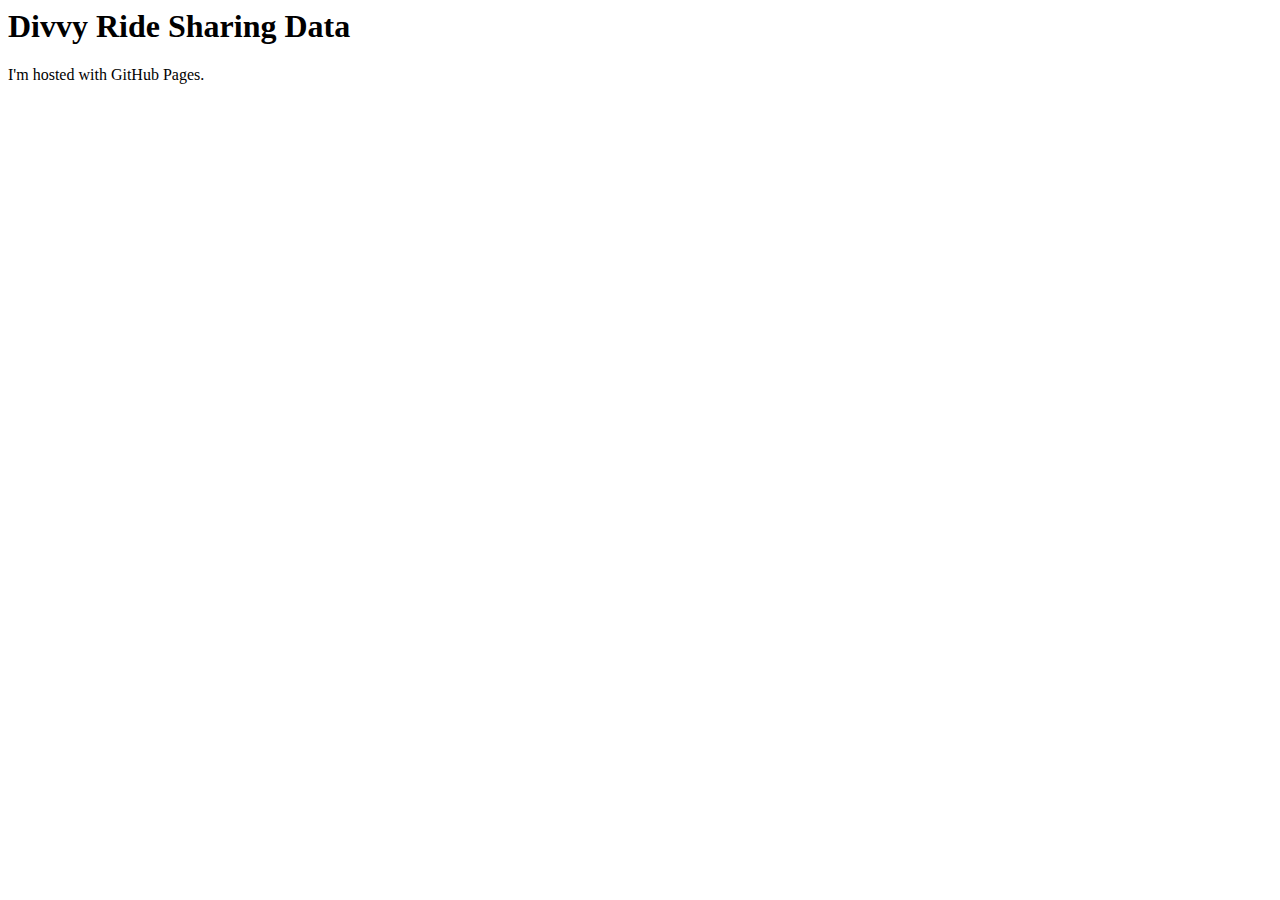
<file: index.html>
<html>
<body>
<h1>Divvy Ride Sharing Data</h1>
<p>I'm hosted with GitHub Pages.</p>
<meta http-equiv='cache-control' content='no-cache'> 
<meta http-equiv='expires' content='0'> 
<meta http-equiv='pragma' content='no-cache'>
</body>
</html>
</file>
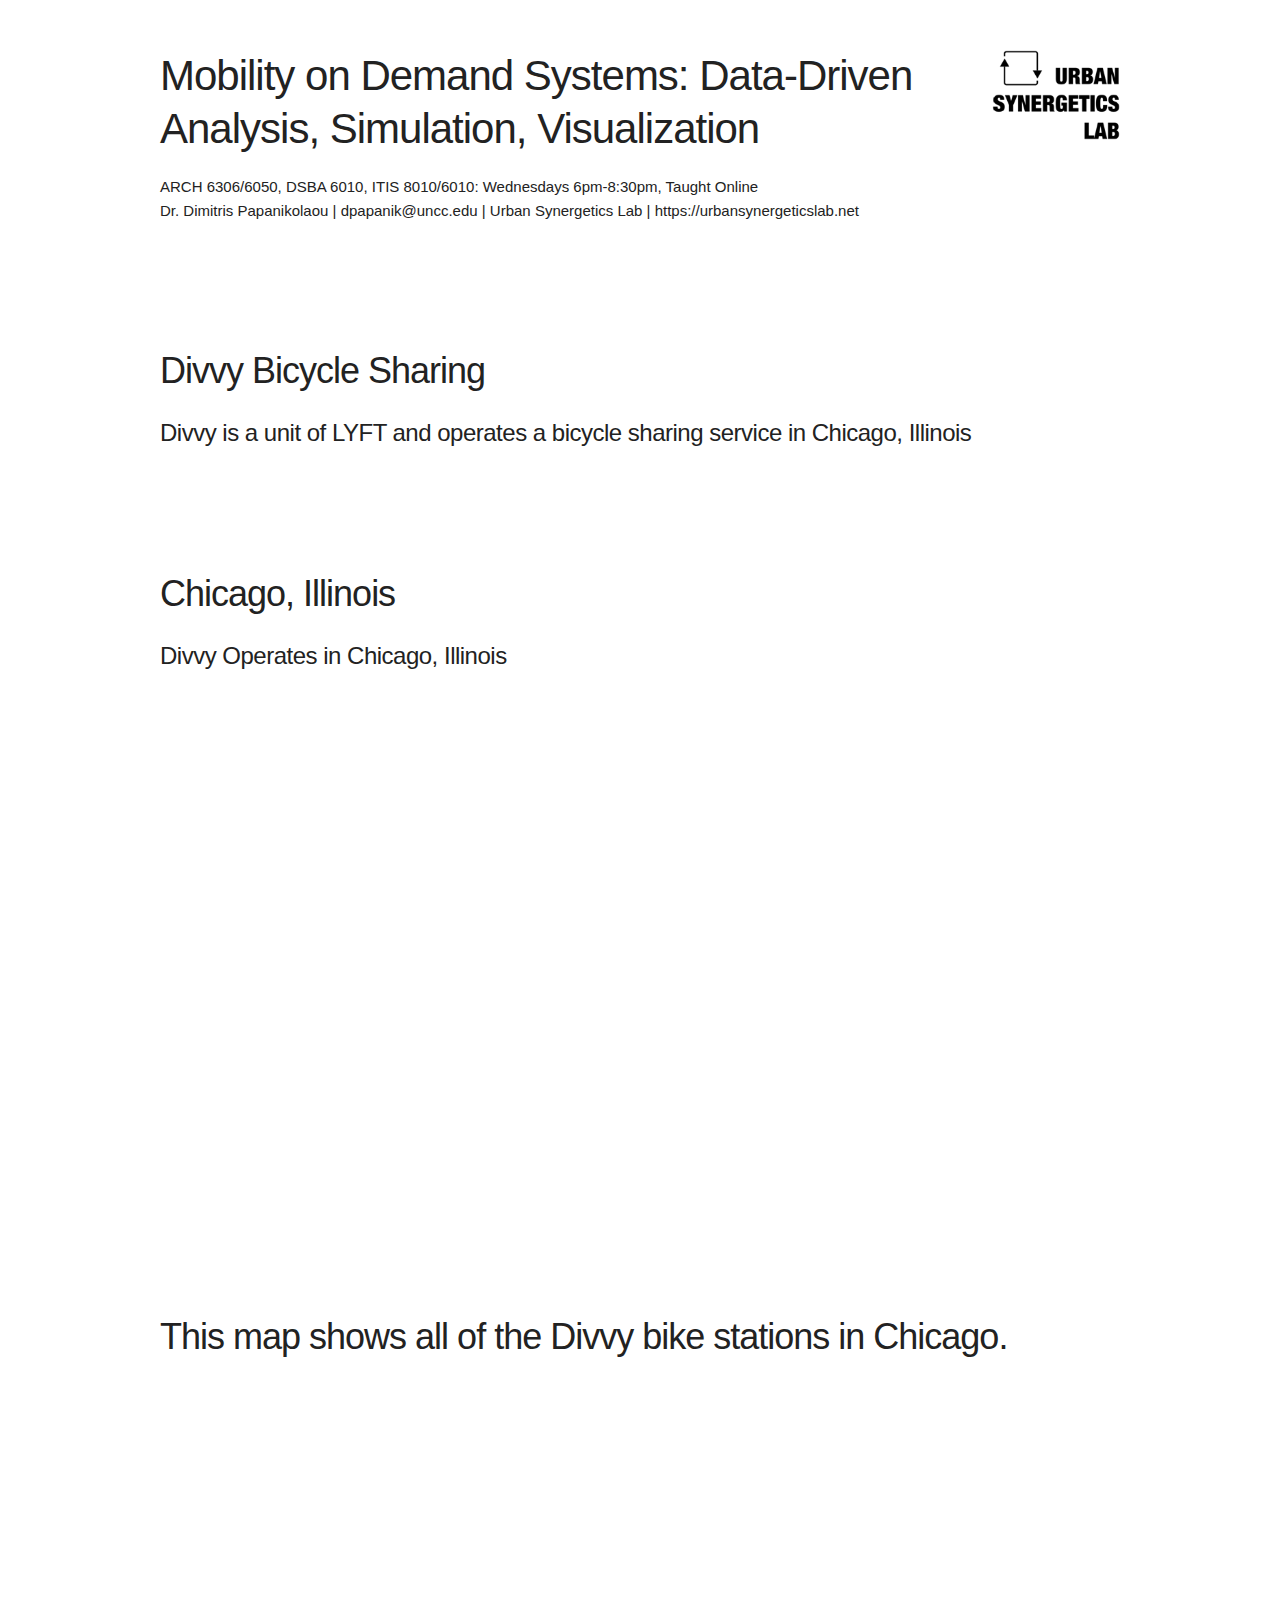
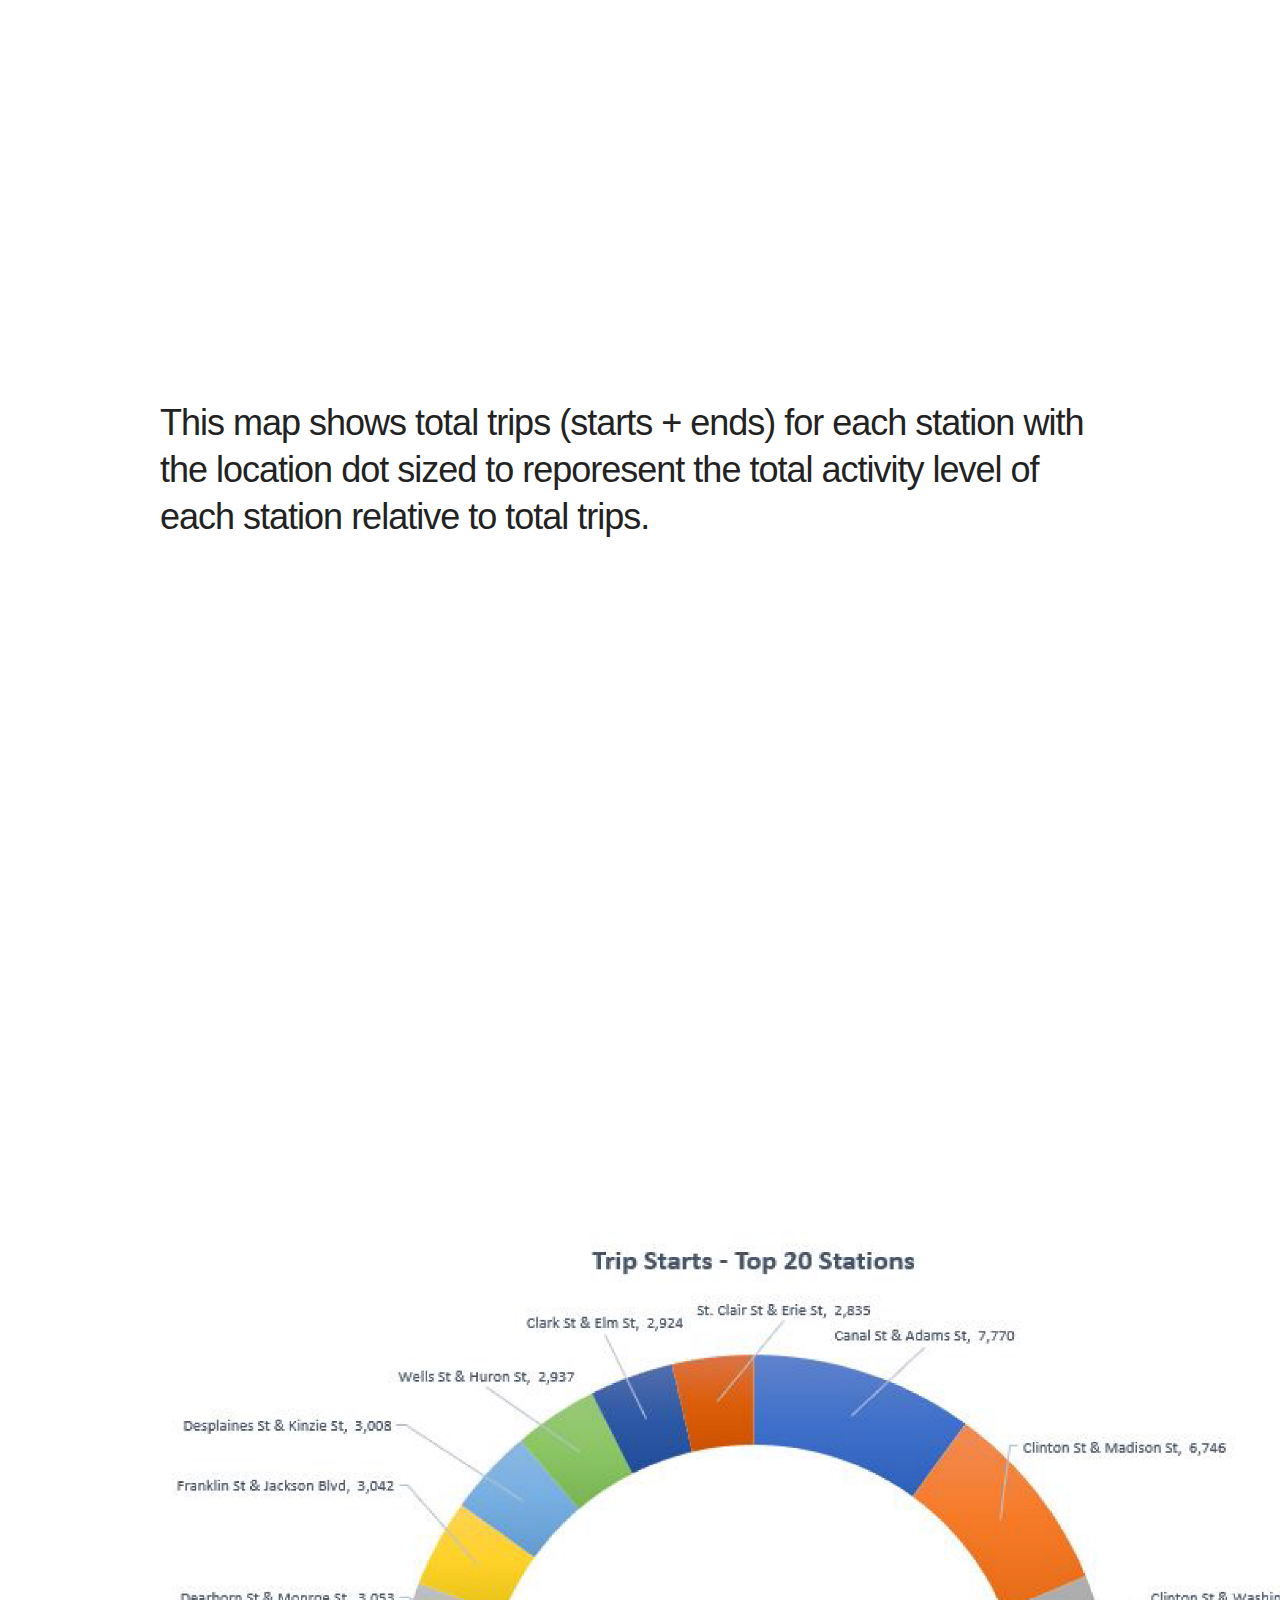
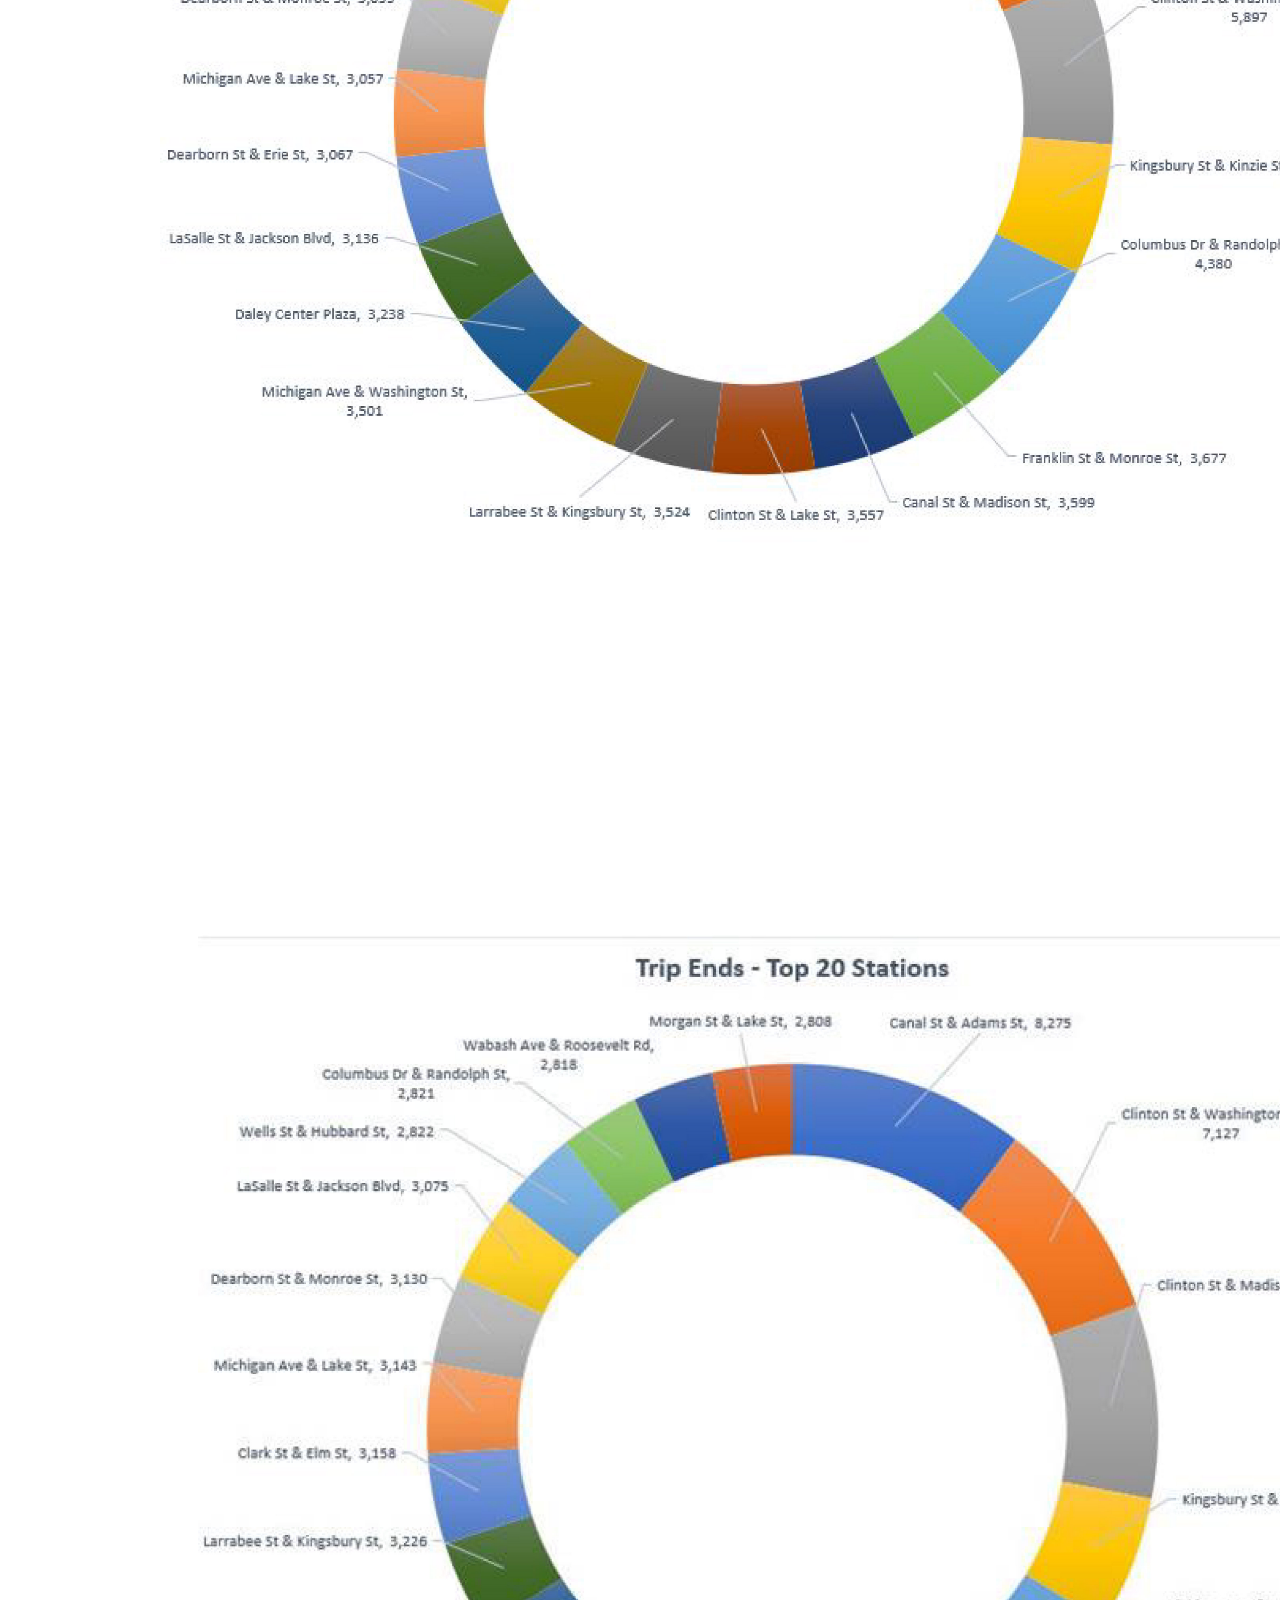
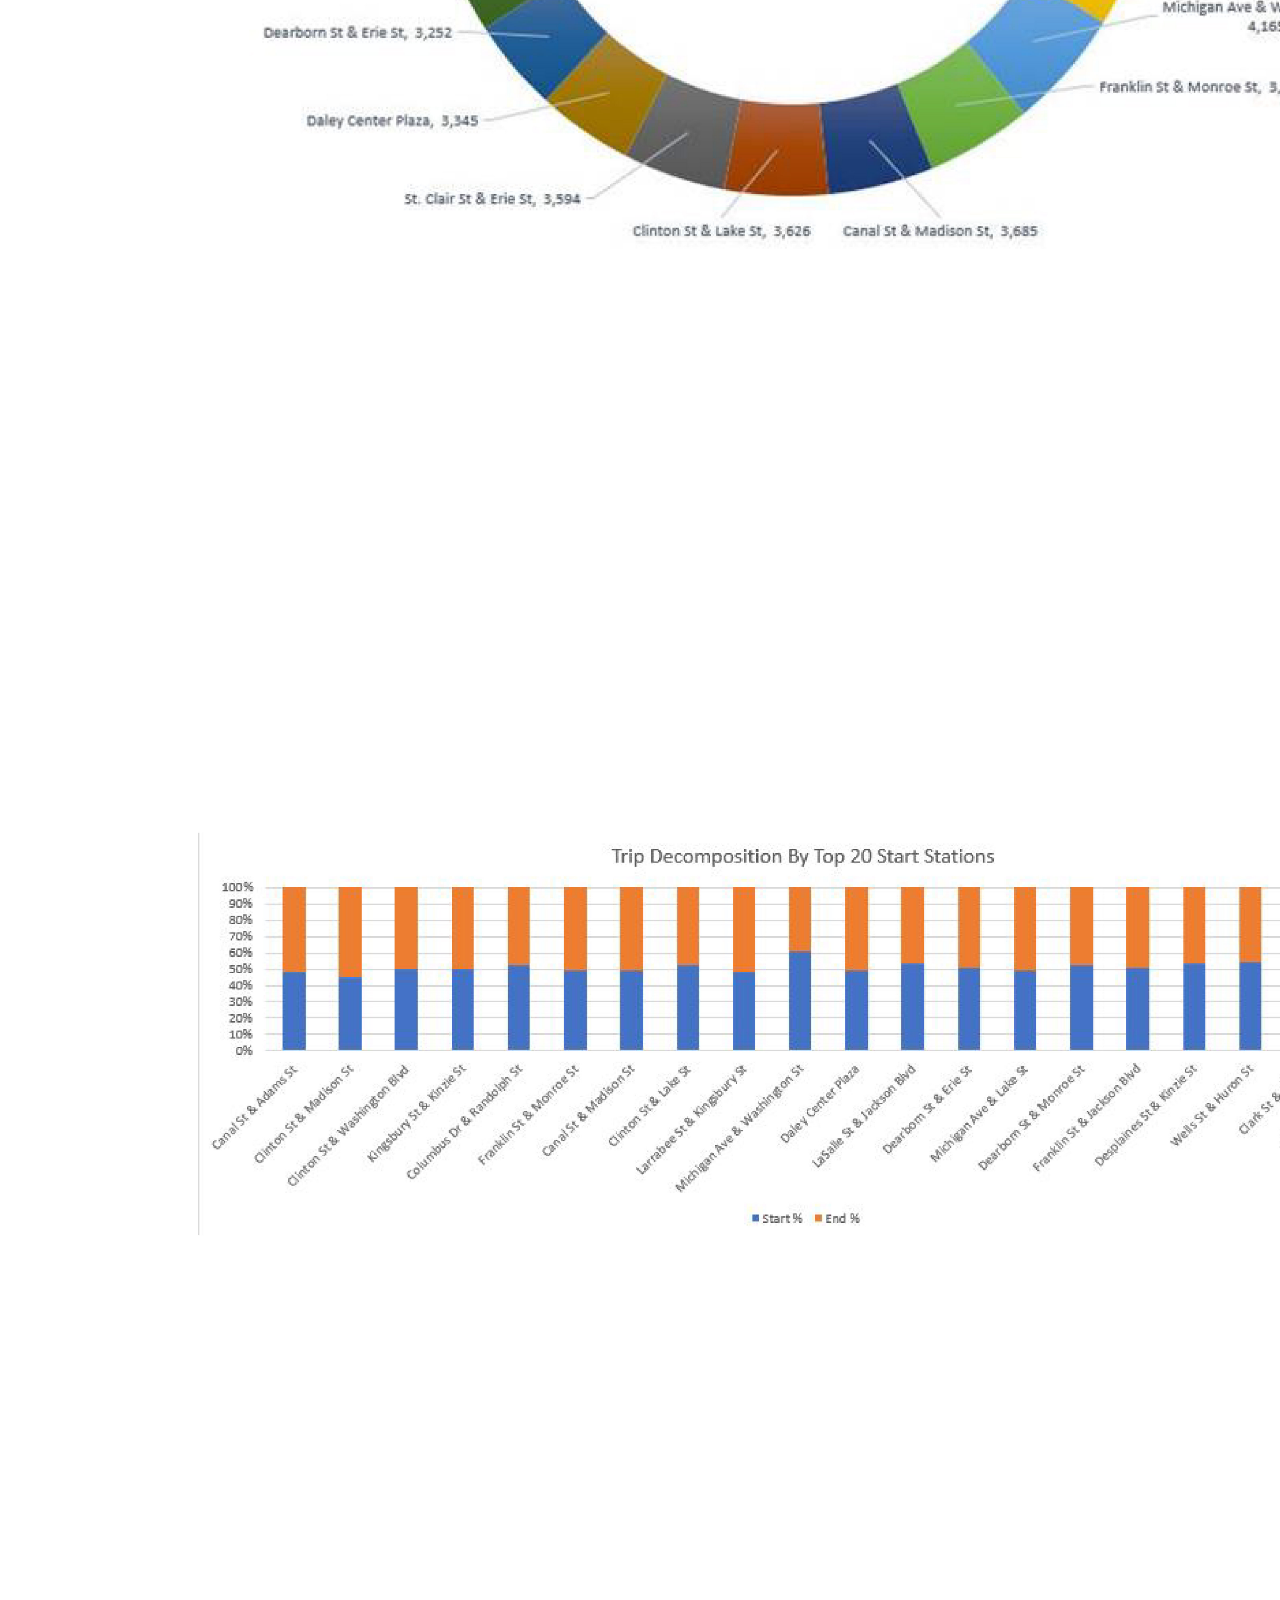
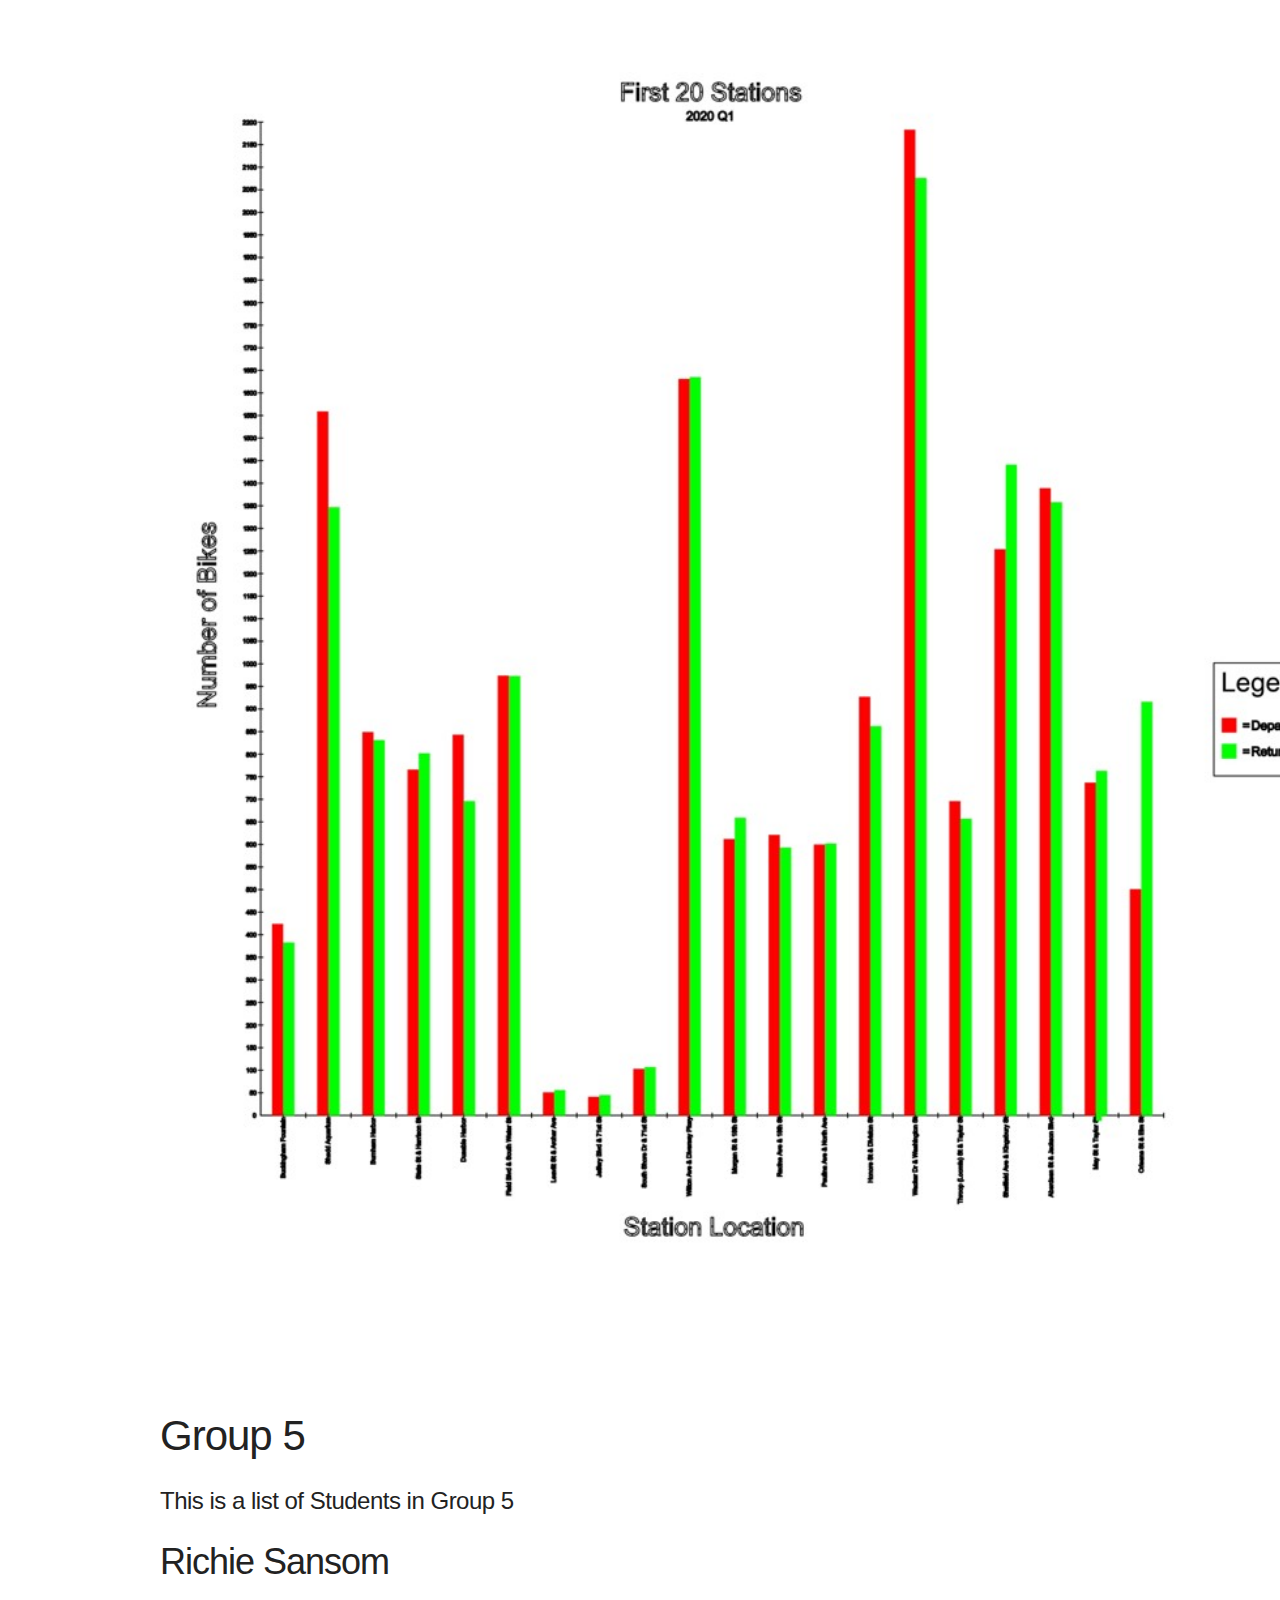
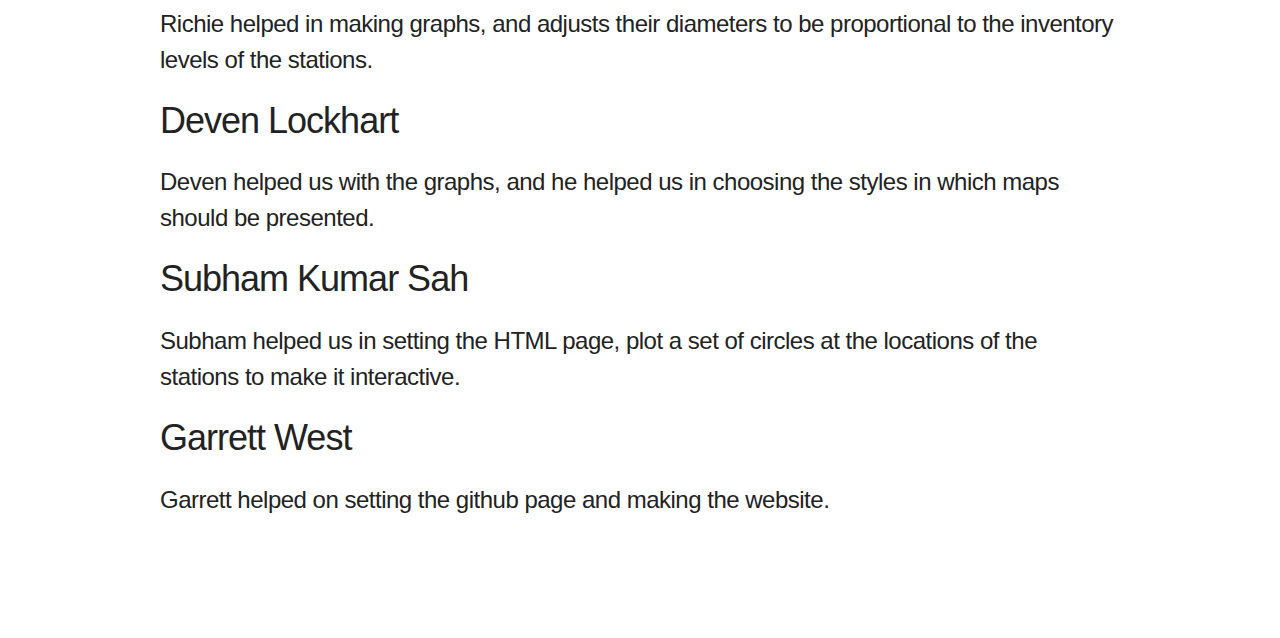
<file: Divy Bike Sharing System_R1_v2.html>
<!DOCTYPE html>
<html lang="en">
<head>

  <!-- Basic Page Needs–– -->
  <meta charset="utf-8">
  <title>Divy Bike Sharing System</title>
  <meta name="description" content="">
  <meta name="author" content="">

  <!-- Mobile Specific Metas -->
  <meta name="viewport" content="width=device-width, initial-scale=1">


  <!-- CSS -->
  <link rel="stylesheet" href="css/normalize.css">
  <link rel="stylesheet" href="css/skeleton.css">
  <link rel="stylesheet" href="css/customize.css">
  <script src='https://api.mapbox.com/mapbox-gl-js/v2.1.1/mapbox-gl.js'></script>
  <link href='https://api.mapbox.com/mapbox-gl-js/v2.1.1/mapbox-gl.css' rel='stylesheet' />
	<style>
  #map_1,#map_2,#map_3 {
    height: 500px;
  }
  </style>

</head>
<body>

<div class="container one-bottom" style="margin-top: 50px">
    <div class="ten columns">
      <h2>Mobility on Demand Systems: Data-Driven Analysis, Simulation, Visualization</h2>
      <p>
        ARCH 6306/6050, DSBA 6010, ITIS 8010/6010: Wednesdays 6pm-8:30pm, Taught Online
        <br>
        Dr. Dimitris Papanikolaou | dpapanik@uncc.edu | Urban Synergetics Lab | https://urbansynergeticslab.net
      </p>
    </div>
    <div class="two columns">
      <a href="https://urbansynergeticslab.net/"><img class="scale-with-grid" src="img/LabLogo_dark_cropped.png"></a>
    </div>
  </div>
  
  <div class="container one-bottom" style="margin-top: 50px">
    <div class="twelve columns">
      <h3>Divvy Bicycle Sharing </h3>
      <h5>Divvy is a unit of LYFT and operates a bicycle sharing service in Chicago, Illinois 
    </div>
  </div>
  
  <div class="container one-bottom" >
    <div class="twelve columns">
      <h3> Chicago, Illinois</h3>
      <h5>
        Divvy Operates in Chicago, Illinois
      </h5>
    </div>
  </div>
  


  

<div id='map_1' style='width: 1325px; height: 400px;'></div>
<script>
mapboxgl.accessToken = 'pk.eyJ1Ijoic3ViaGFtc2FoIiwiYSI6ImNrbDVlajh3dDFnZXEyb3FpcG1ncHI4MjkifQ.ybCotMq5qBJcKi3xL_O9Og';
var map_1 = new mapboxgl.Map({
container: 'map_1', // container ID
style: 'mapbox://styles/subhamsah/ckl5tigbc4oe017o70qv0p6lz', // style URL
center: [-87.658, 41.885], // starting position [lng, lat]
zoom: 11 // starting zoom
});
</script>
<br>
<br>
<br>
<br>
<br>
<div class="container one-bottom" >
    <div class="twelve columns">
      <h3>This map shows all of the Divvy bike stations in Chicago.</h3>
      <h5>
        
      </h5>
    </div>
  </div>
  
  
  <div id='map_2' style='width: 1325px; height: 400px;'></div>
<script>
mapboxgl.accessToken = 'pk.eyJ1IjoiY3NhbnNvbSIsImEiOiJja2t5bmlsaGcwODU5Mm9wbDhjOTZjZzR3In0.jHvbBKoo3qNl1zVsufGslw';
var map_2 = new mapboxgl.Map({
container: 'map_2', // container ID
style: 'mapbox://styles/csansom/ckkynt8ay2x2p17qovzq354zp', // style URL
center: [-87.658, 41.885], // starting position [lng, lat]
zoom:  11 // starting zoom
});
</script>
<br>
<br>
<br>
<br>
<br>

<div class="container one-bottom" >
    <div class="twelve columns">
      <h3>This map shows total trips (starts + ends) for each station with the location dot sized to reporesent the total activity level of each station relative to total trips.</h3>
      <h5>
        
      </h5>
    </div>
  </div>

<div id='map_3' style='width: 1325px; height: 400px;'></div>
<script>
mapboxgl.accessToken = 'pk.eyJ1IjoiY3NhbnNvbSIsImEiOiJja2t5bmlsaGcwODU5Mm9wbDhjOTZjZzR3In0.jHvbBKoo3qNl1zVsufGslw';
var map_3 = new mapboxgl.Map({
container: 'map_3', // container ID
style: 'mapbox://styles/csansom/ckl8ptft806uu19pw0hwdb1pk', // style URL
center: [-87.658, 41.885], // starting position [lng, lat]
zoom: 11 // starting zoom
});
</script>

<br>
<br>
<br>
<br>

  <div class="container one-bottom" >
    <div class="row">
      <img class="four columns scale-with-grid quarter-bottom-rel" src="img/img_640/Chart_00.jpg" style="width:1200px; height:auto;">
      <img class="four columns scale-with-grid quarter-bottom-rel" src="img/img_640/Chart_01.jpg" style="width:1200px; height:auto;">
      <img class="four columns scale-with-grid quarter-bottom-rel" src="img/img_640/Chart_02.jpg" style="width:1200px; height:auto;">
    </div>
    <div class="row">
      <img class="four columns scale-with-grid quarter-bottom-rel" src="img/img_640/Chart_1.jpg" style="width:1200px; height:auto;">
    
    </div>
  </div>
  
  <div class="container one-bottom" >
    <h2>Group 5</h2>
    <h5>This is a list of Students in Group 5</h5>
    <h3>Richie Sansom</h3>
    <h5>Richie helped in making graphs, and adjusts their diameters to be proportional to the inventory levels of the stations.</h5>
    <h3>Deven Lockhart</h3>
    <h5>Deven helped us with the graphs, and he helped us in choosing the styles in which maps should be presented.</h5>
    <h3>Subham Kumar Sah</h3>
    <h5>Subham helped us in setting the HTML page, plot a set of circles at the locations of the stations to make it interactive.</h5>
	<h3>Garrett West</h3>
    <h5>Garrett helped on setting the github page and making the website.</h5>
  </div>


</body>
</html>
</file>
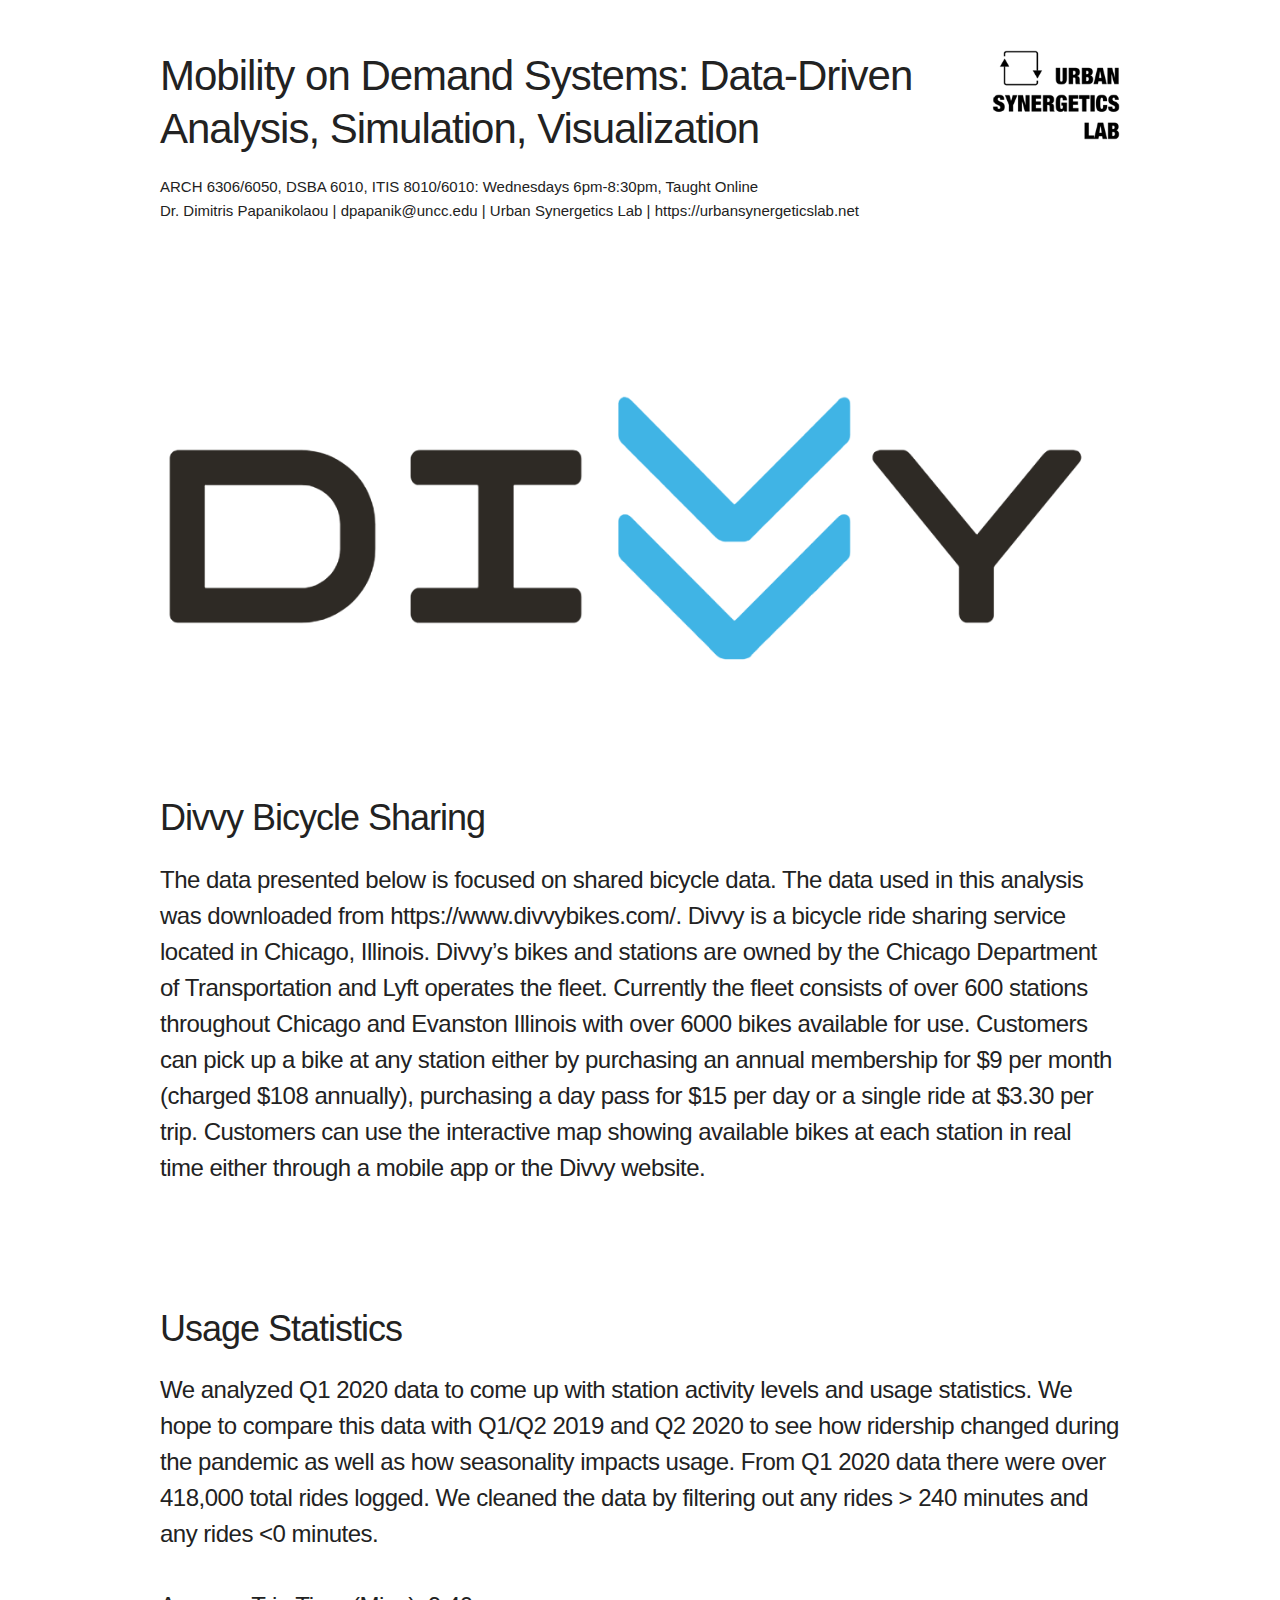
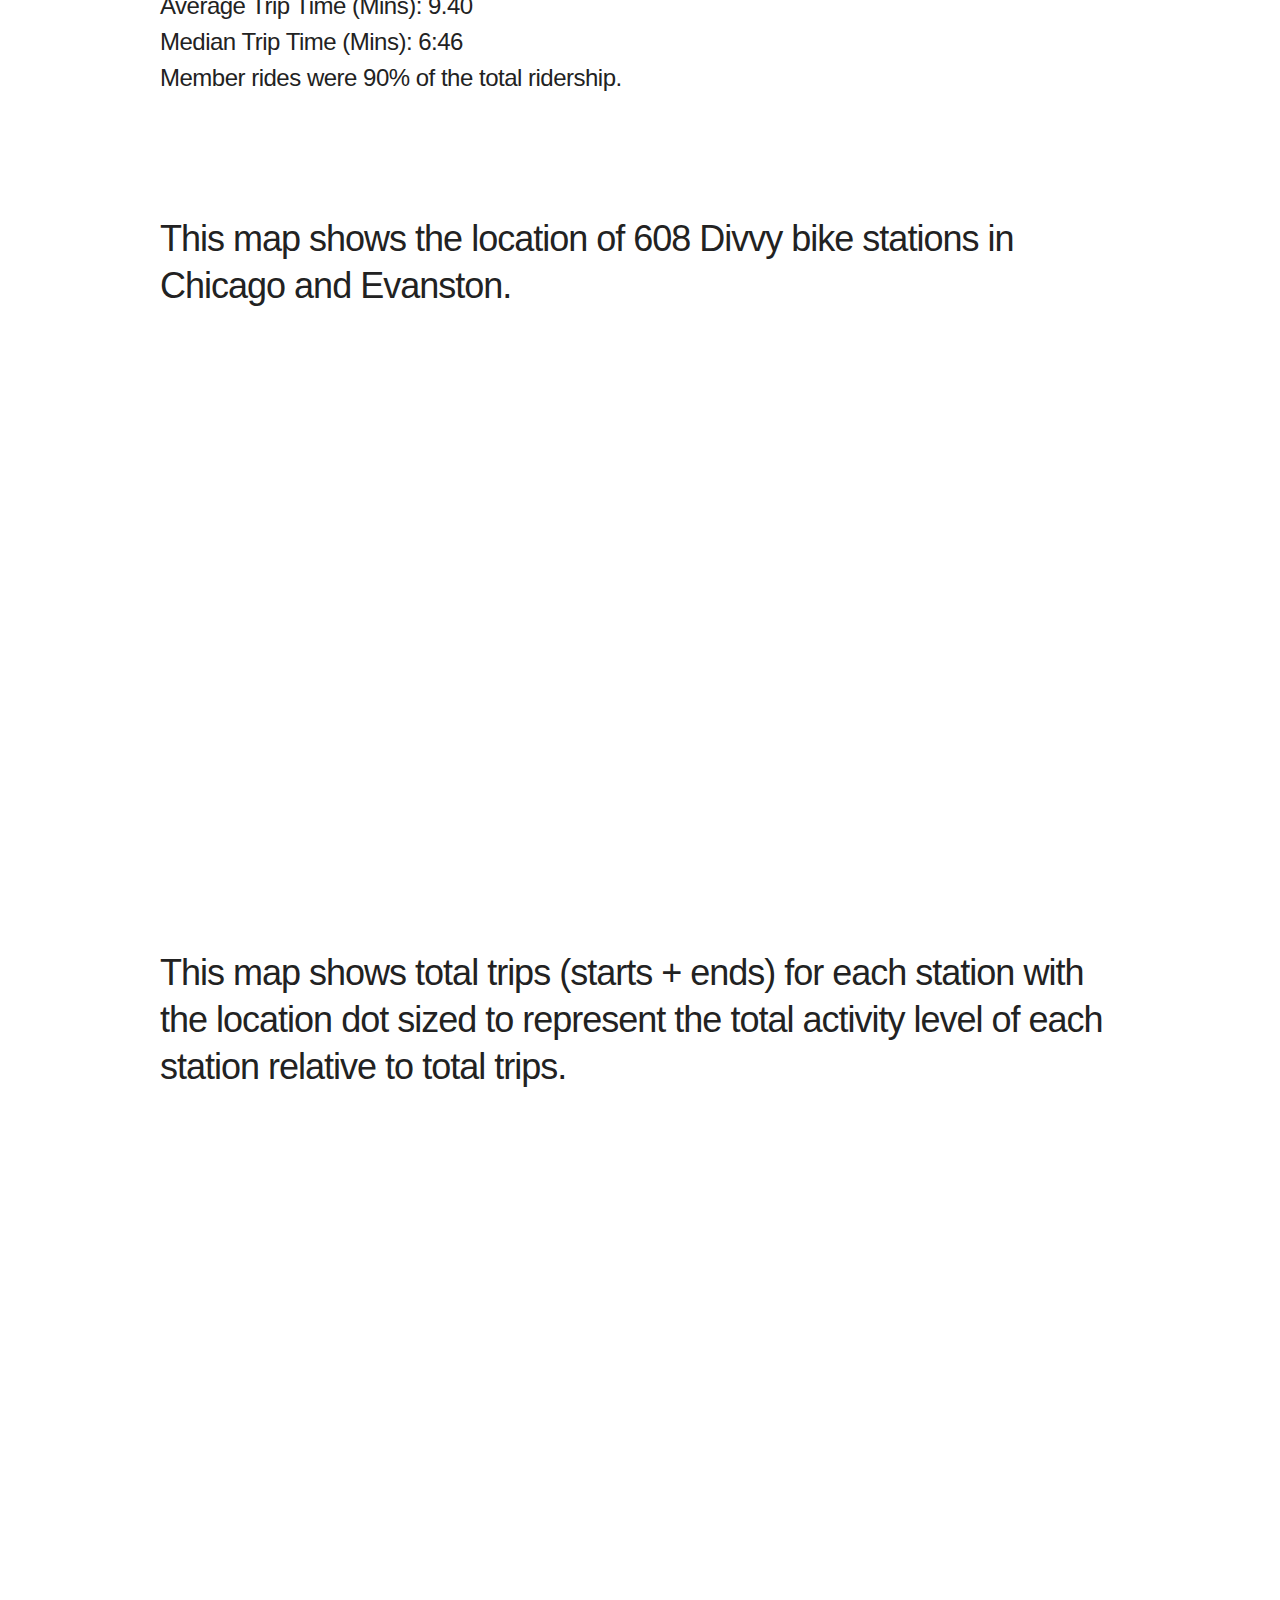
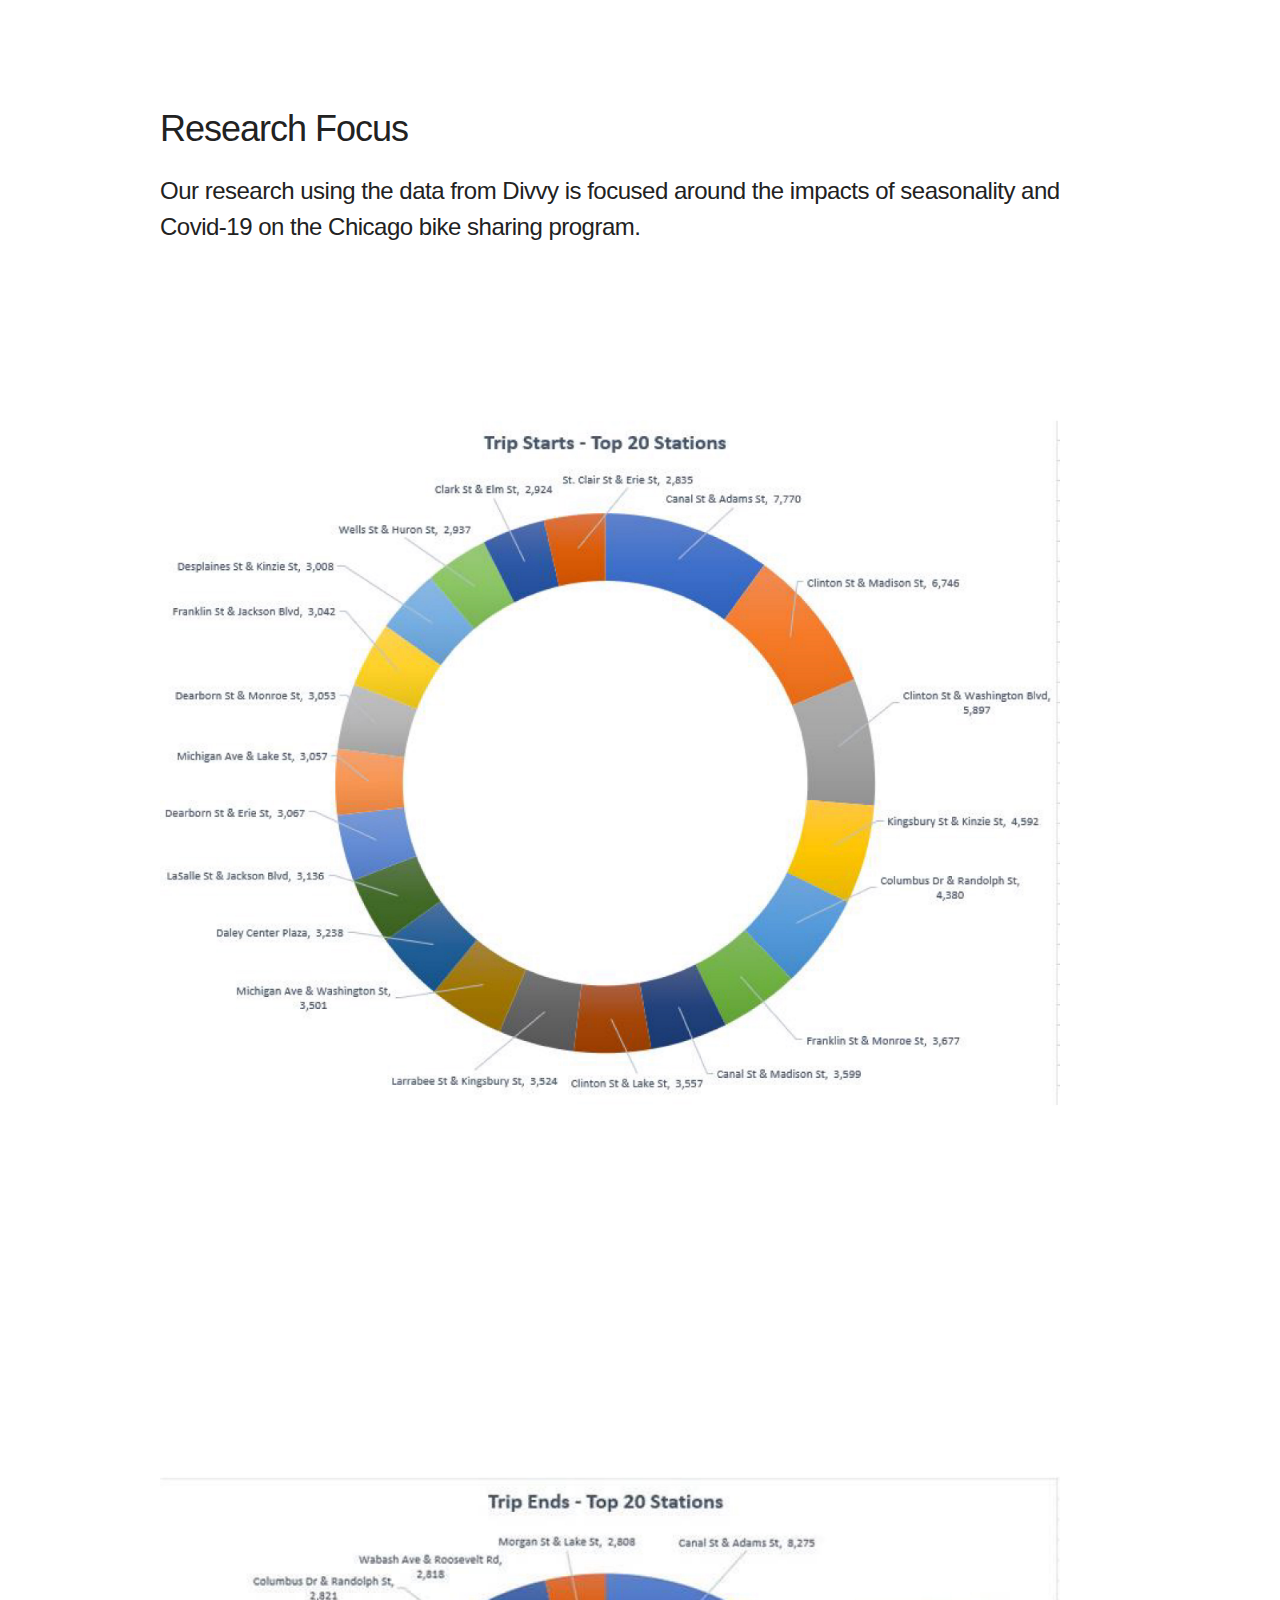
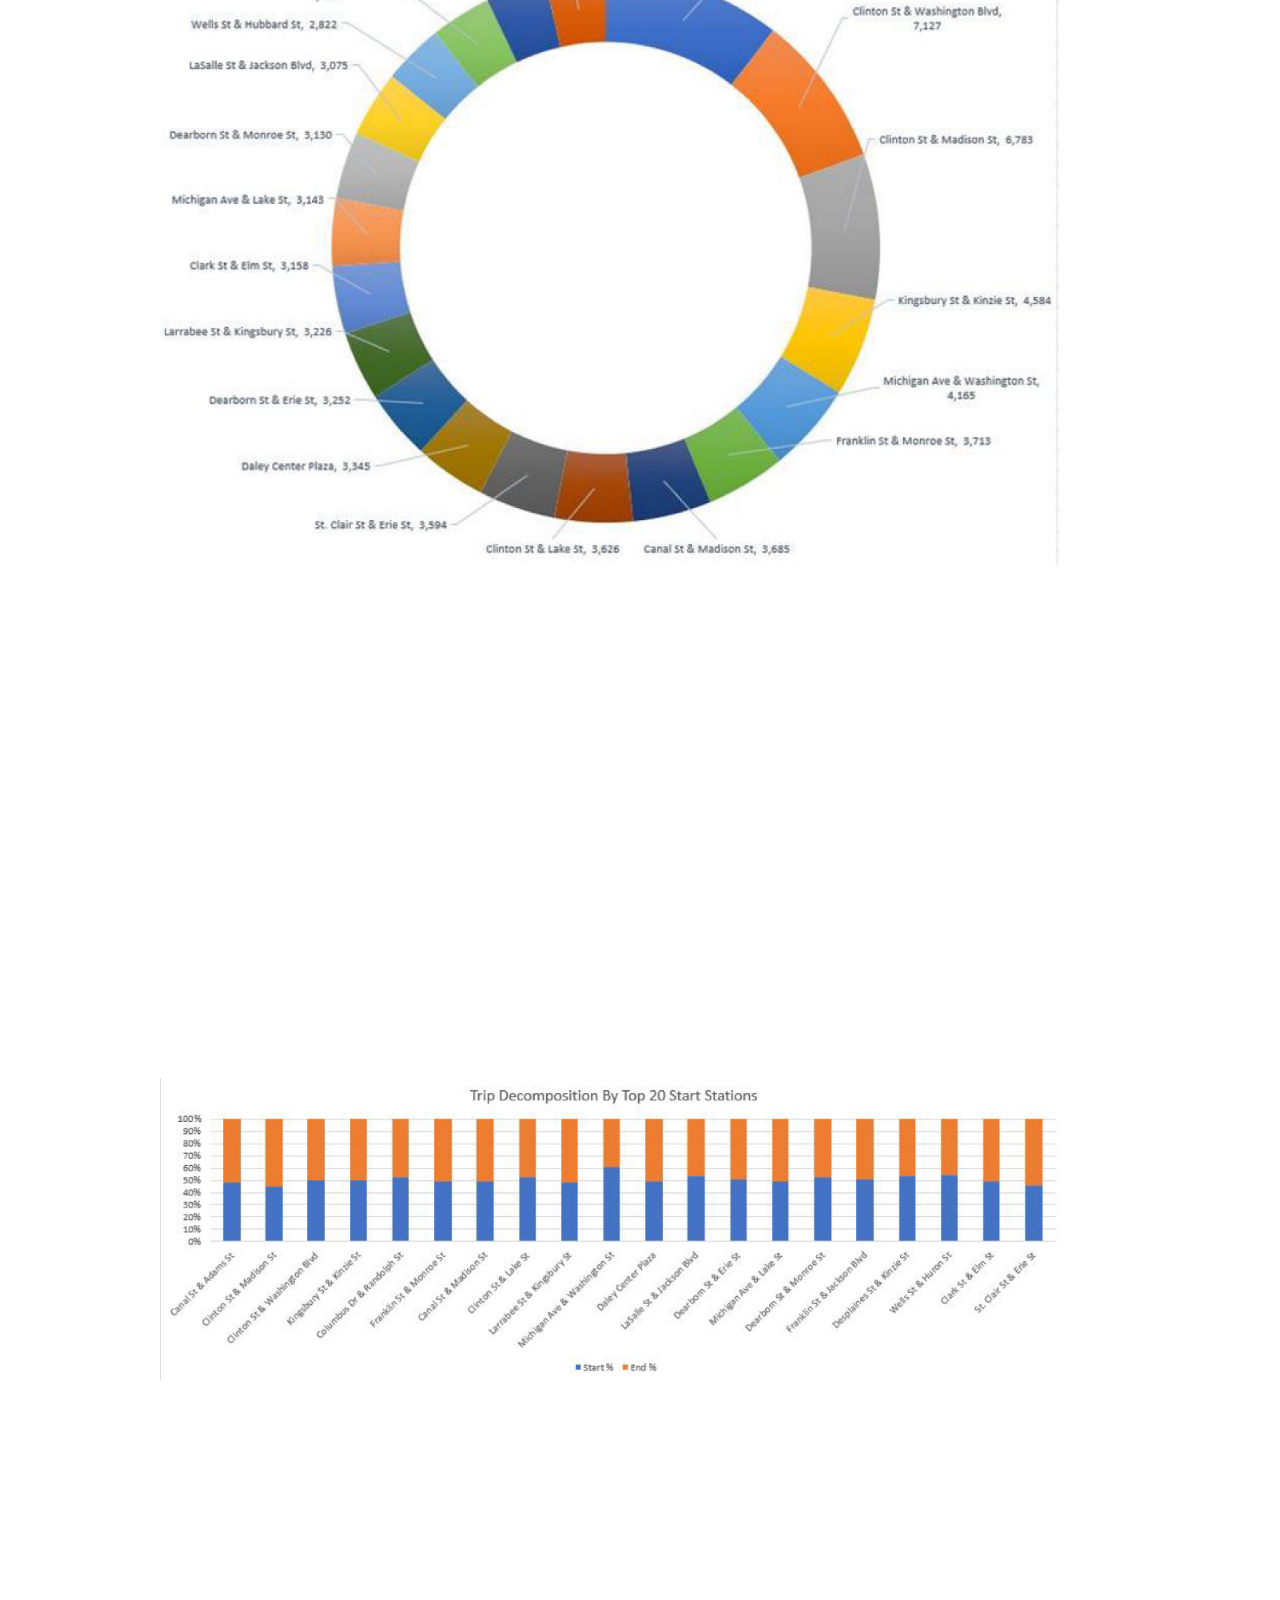
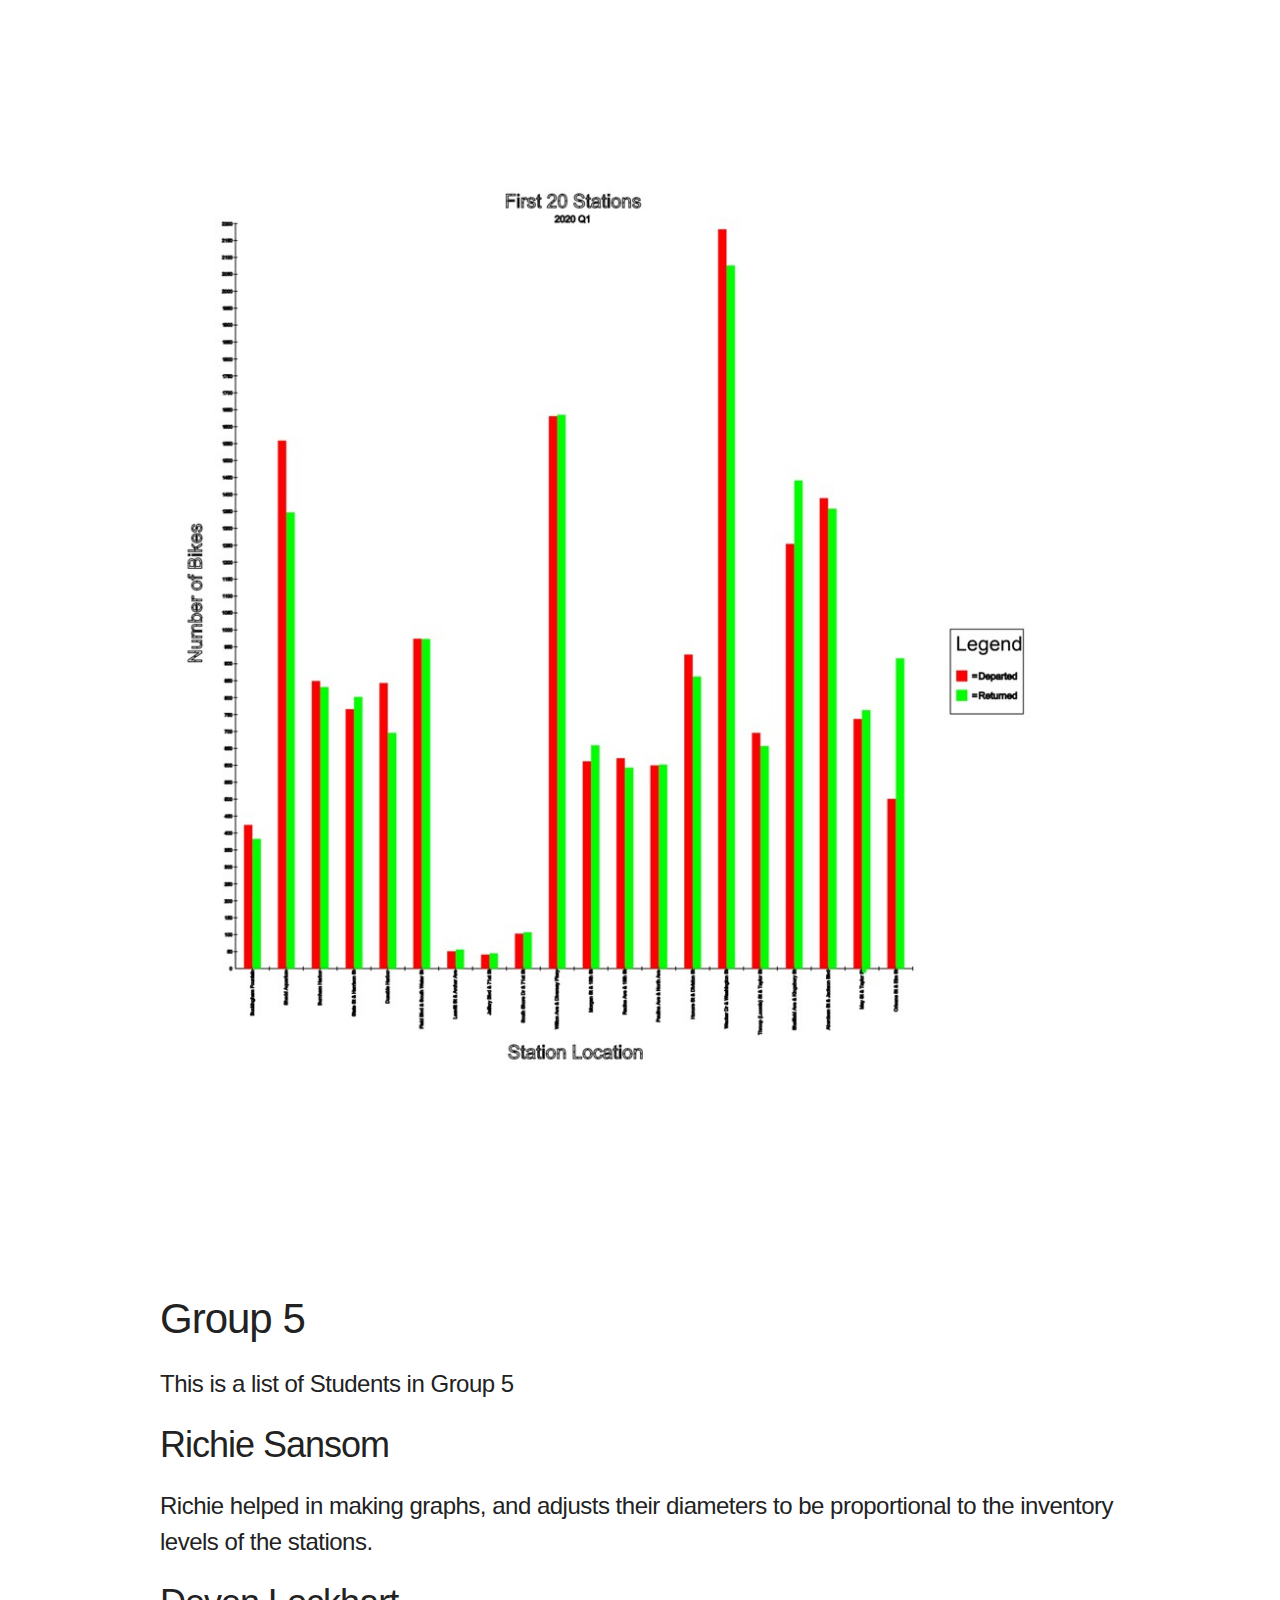
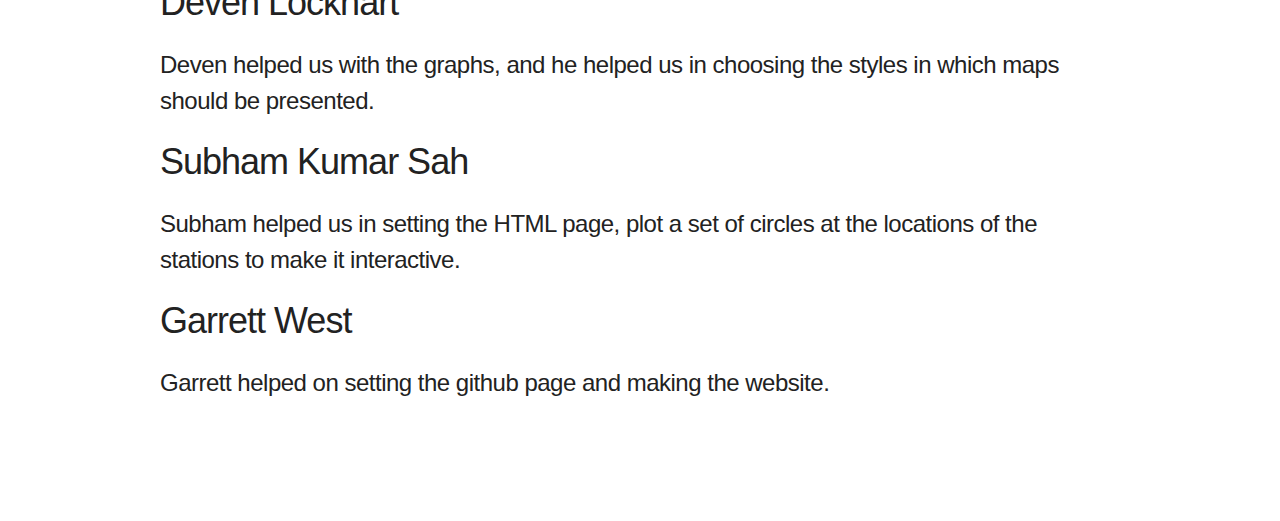
<file: Divy Bike Sharing System_R1_v3.html>
<!DOCTYPE html>
<html lang="en">
<head>

  <!-- Basic Page Needs–– -->
  <meta charset="utf-8">
  <title>Divy Bike Sharing System</title>
  <meta name="description" content="">
  <meta name="author" content="">

  <!-- Mobile Specific Metas -->
  <meta name="viewport" content="width=device-width, initial-scale=1">


  <!-- CSS -->
  <link rel="stylesheet" href="css/normalize.css">
  <link rel="stylesheet" href="css/skeleton.css">
  <link rel="stylesheet" href="css/customize.css">
  <script src='https://api.mapbox.com/mapbox-gl-js/v2.1.1/mapbox-gl.js'></script>
  <link href='https://api.mapbox.com/mapbox-gl-js/v2.1.1/mapbox-gl.css' rel='stylesheet' />
	<style>
  #map_1,#map_2,#map_3 {
    height: 500px;
  }
  </style>

</head>
<body>

<div class="container one-bottom" style="margin-top: 50px">
    <div class="ten columns">
      <h2>Mobility on Demand Systems: Data-Driven Analysis, Simulation, Visualization</h2>
      <p>
        ARCH 6306/6050, DSBA 6010, ITIS 8010/6010: Wednesdays 6pm-8:30pm, Taught Online
        <br>
        Dr. Dimitris Papanikolaou | dpapanik@uncc.edu | Urban Synergetics Lab | https://urbansynergeticslab.net
      </p>
    </div>
    <div class="two columns">
     <a href="https://urbansynergeticslab.net/"><img class="scale-with-grid" src="img/LabLogo_dark_cropped.png"></a>
    </div>
  </div>
  <br>
	<div class="container one-bottom">
     <a href="https://www.divvybikes.com/"><img class="scale-with-grid" src="img/img_640/divvy.png"></a>
    </div>
  
  <div class="container one-bottom" style="margin-top: 50px">
    <div class="twelve columns">
      <h3>Divvy Bicycle Sharing </h3>
      <h5>The data presented below is focused on shared bicycle data.  The data used in this analysis was downloaded from https://www.divvybikes.com/. Divvy is a bicycle ride sharing service located in Chicago, Illinois.  Divvy’s bikes and stations are owned by the Chicago Department of Transportation and Lyft operates the fleet.  Currently the fleet consists of over 600 stations throughout Chicago and Evanston Illinois with over 6000 bikes available for use.  Customers can pick up a bike at any station either by purchasing an annual membership for $9 per month (charged $108 annually), purchasing a day pass for $15 per day or a single ride at $3.30 per trip.  Customers can use the interactive map showing available bikes at each station in real time either through a mobile app or the Divvy website. 
    </div>
  </div>
  
  <div class="container one-bottom" >
    <div class="twelve columns">
      <h3> Usage Statistics</h3>
      <h5>
        We analyzed Q1 2020 data to come up with station activity levels and usage statistics.  We hope to compare this data with Q1/Q2 2019 and Q2 2020 to see how ridership changed during the pandemic as well as how seasonality impacts usage.  From Q1 2020 data there were over 418,000 total rides logged.  We cleaned the data by filtering out any rides > 240 minutes and any rides <0 minutes.
<br>
<br>
Average Trip Time (Mins): 9.40
<br>
Median Trip Time (Mins): 6:46
<br>
Member rides were 90% of the total ridership.

      </h5>
    </div>
  </div>
  


  


<div class="container one-bottom" >
    <div class="twelve columns">
      <h3>This map shows the location of 608 Divvy bike stations in Chicago and Evanston.</h3>
      <h5>
        
      </h5>
    </div>
  </div>
  
  
  <div id='map_2' style='width: 1325px; height: 400px;'></div>
<script>
mapboxgl.accessToken = 'pk.eyJ1IjoiY3NhbnNvbSIsImEiOiJja2t5bmlsaGcwODU5Mm9wbDhjOTZjZzR3In0.jHvbBKoo3qNl1zVsufGslw';
var map_2 = new mapboxgl.Map({
container: 'map_2', // container ID
style: 'mapbox://styles/csansom/ckkynt8ay2x2p17qovzq354zp', // style URL
center: [-87.658, 41.885], // starting position [lng, lat]
zoom:  11 // starting zoom
});
</script>
<br>
<br>
<br>
<br>
<br>

<div class="container one-bottom" >
    <div class="twelve columns">
      <h3>This map shows total trips (starts + ends) for each station with the location dot sized to represent the total activity level of each station relative to total trips.</h3>
      <h5>
        
      </h5>
    </div>
  </div>

<div id='map_3' style='width: 1325px; height: 400px;'></div>
<script>
mapboxgl.accessToken = 'pk.eyJ1IjoiY3NhbnNvbSIsImEiOiJja2t5bmlsaGcwODU5Mm9wbDhjOTZjZzR3In0.jHvbBKoo3qNl1zVsufGslw';
var map_3 = new mapboxgl.Map({
container: 'map_3', // container ID
style: 'mapbox://styles/csansom/ckl8ptft806uu19pw0hwdb1pk', // style URL
center: [-87.658, 41.885], // starting position [lng, lat]
zoom: 11 // starting zoom
});
</script>

<br>
<br>
<br>
<br>

<div class="container one-bottom" >
    <div class="twelve columns">
      <h3>Research Focus</h3>
      <h5>
        Our research using the data from Divvy is focused around the impacts of seasonality and Covid-19 on the Chicago bike sharing program.
      </h5>
    </div>
  </div>


  <div class="container one-bottom" >
    <div class="row">
      <img class="container one-bottom" src="img/img_640/Chart_00.jpg" style="width:900px; height:auto;">
      <img class="container one-bottom" src="img/img_640/Chart_01.jpg" style="width:900px; height:auto;">
      <img class="container one-bottom" src="img/img_640/Chart_02.jpg" style="width:900px; height:auto;">
    </div>
    <div class="row">
      <img class="container one-bottom" src="img/img_640/Chart_1.jpg" style="width:900px; height:auto;">
    
    </div>
  </div>
  
  <div class="container one-bottom" >
    <h2>Group 5</h2>
    <h5>This is a list of Students in Group 5</h5>
    <h3>Richie Sansom</h3>
    <h5>Richie helped in making graphs, and adjusts their diameters to be proportional to the inventory levels of the stations.</h5>
    <h3>Deven Lockhart</h3>
    <h5>Deven helped us with the graphs, and he helped us in choosing the styles in which maps should be presented.</h5>
    <h3>Subham Kumar Sah</h3>
    <h5>Subham helped us in setting the HTML page, plot a set of circles at the locations of the stations to make it interactive.</h5>
	<h3>Garrett West</h3>
    <h5>Garrett helped on setting the github page and making the website.</h5>
  </div>


</body>
</html>
</file>
<file: css/skeleton.css>
/*
* Skeleton V2.0.4
* Copyright 2014, Dave Gamache
* www.getskeleton.com
* Free to use under the MIT license.
* http://www.opensource.org/licenses/mit-license.php
* 12/29/2014
*/


/* Table of contents
––––––––––––––––––––––––––––––––––––––––––––––––––
- Grid
- Base Styles
- Typography
- Links
- Buttons
- Forms
- Lists
- Code
- Tables
- Spacing
- Utilities
- Clearing
- Media Queries
*/


/* Grid
–––––––––––––––––––––––––––––––––––––––––––––––––– */
.container {
  position: relative;
  width: 100%;
  max-width: 960px;
  margin: 0 auto;
  padding: 0 20px;
  box-sizing: border-box; }
.column,
.columns {
  width: 100%;
  float: left;
  /*margin-bottom: 4%; */
  box-sizing: border-box; }

/* For devices larger than 400px */
@media (min-width: 400px) {
  .container {
    width: 85%;
    padding: 0; }
}

/* For devices larger than 550px */
@media (min-width: 550px) {
  .container {
    width: 80%; }
  .column,
  .columns {
    margin-left: 4%; }
  .column:first-child,
  .columns:first-child {
    margin-left: 0; }

  .one.column,
  .one.columns                    { width: 4.66666666667%; }
  .two.columns                    { width: 13.3333333333%; }
  .three.columns                  { width: 22%;            }
  .four.columns                   { width: 30.6666666667%; }
  .five.columns                   { width: 39.3333333333%; }
  .six.columns                    { width: 48%;            }
  .seven.columns                  { width: 56.6666666667%; }
  .eight.columns                  { width: 65.3333333333%; }
  .nine.columns                   { width: 74.0%;          }
  .ten.columns                    { width: 82.6666666667%; }
  .eleven.columns                 { width: 91.3333333333%; }
  .twelve.columns                 { width: 100%; margin-left: 0; }

  .one-third.column               { width: 30.6666666667%; }
  .two-thirds.column              { width: 65.3333333333%; }

  .one-half.column                { width: 48%; }

  /* Offsets */
  .offset-by-one.column,
  .offset-by-one.columns          { margin-left: 8.66666666667%; }
  .offset-by-two.column,
  .offset-by-two.columns          { margin-left: 17.3333333333%; }
  .offset-by-three.column,
  .offset-by-three.columns        { margin-left: 26%;            }
  .offset-by-four.column,
  .offset-by-four.columns         { margin-left: 34.6666666667%; }
  .offset-by-five.column,
  .offset-by-five.columns         { margin-left: 43.3333333333%; }
  .offset-by-six.column,
  .offset-by-six.columns          { margin-left: 52%;            }
  .offset-by-seven.column,
  .offset-by-seven.columns        { margin-left: 60.6666666667%; }
  .offset-by-eight.column,
  .offset-by-eight.columns        { margin-left: 69.3333333333%; }
  .offset-by-nine.column,
  .offset-by-nine.columns         { margin-left: 78.0%;          }
  .offset-by-ten.column,
  .offset-by-ten.columns          { margin-left: 86.6666666667%; }
  .offset-by-eleven.column,
  .offset-by-eleven.columns       { margin-left: 95.3333333333%; }

  .offset-by-one-third.column,
  .offset-by-one-third.columns    { margin-left: 34.6666666667%; }
  .offset-by-two-thirds.column,
  .offset-by-two-thirds.columns   { margin-left: 69.3333333333%; }

  .offset-by-one-half.column,
  .offset-by-one-half.columns     { margin-left: 52%; }

}


/* Base Styles
–––––––––––––––––––––––––––––––––––––––––––––––––– */
/* NOTE
html is set to 62.5% so that all the REM measurements throughout Skeleton
are based on 10px sizing. So basically 1.5rem = 15px :) */
html {
  font-size: 62.5%; }
body {
  font-size: 1.5em; /* currently ems cause chrome bug misinterpreting rems on body element */
  line-height: 1.6;
  font-weight: 400;
  font-family: "Raleway", "HelveticaNeue", "Helvetica Neue", Helvetica, Arial, sans-serif;
  color: #222; }


/* Typography
–––––––––––––––––––––––––––––––––––––––––––––––––– */
h1, h2, h3, h4, h5, h6 {
  margin-top: 0;
  margin-bottom: 2rem;
  font-weight: 300; }
h1 { font-size: 4.0rem; line-height: 1.2;  letter-spacing: -.1rem;}
h2 { font-size: 3.6rem; line-height: 1.25; letter-spacing: -.1rem; }
h3 { font-size: 3.0rem; line-height: 1.3;  letter-spacing: -.1rem; }
h4 { font-size: 2.4rem; line-height: 1.35; letter-spacing: -.08rem; }
h5 { font-size: 1.8rem; line-height: 1.5;  letter-spacing: -.05rem; }
h6 { font-size: 1.5rem; line-height: 1.6;  letter-spacing: 0; }

/* Larger than phablet */
@media (min-width: 550px) {
  h1 { font-size: 5.0rem; }
  h2 { font-size: 4.2rem; }
  h3 { font-size: 3.6rem; }
  h4 { font-size: 3.0rem; }
  h5 { font-size: 2.4rem; }
  h6 { font-size: 1.5rem; }
}

p {
  margin-top: 0; }


/* Links
–––––––––––––––––––––––––––––––––––––––––––––––––– */
a {
  color: #333333; }
a:hover {
  color: #ff4758; }


/* Buttons
–––––––––––––––––––––––––––––––––––––––––––––––––– */
.button,
button,
input[type="submit"],
input[type="reset"],
input[type="button"] {
  display: inline-block;
  height: 38px;
  padding: 0 30px;
  color: #555;
  text-align: center;
  font-size: 11px;
  font-weight: 600;
  line-height: 38px;
  letter-spacing: .1rem;
  text-transform: uppercase;
  text-decoration: none;
  white-space: nowrap;
  background-color: transparent;
  border-radius: 4px;
  border: 1px solid #bbb;
  cursor: pointer;
  box-sizing: border-box; }
.button:hover,
button:hover,
input[type="submit"]:hover,
input[type="reset"]:hover,
input[type="button"]:hover,
.button:focus,
button:focus,
input[type="submit"]:focus,
input[type="reset"]:focus,
input[type="button"]:focus {
  color: #333;
  border-color: #888;
  outline: 0; }
.button.button-primary,
button.button-primary,
input[type="submit"].button-primary,
input[type="reset"].button-primary,
input[type="button"].button-primary {
  color: #FFF;
  background-color: #33C3F0;
  border-color: #33C3F0; }
.button.button-primary:hover,
button.button-primary:hover,
input[type="submit"].button-primary:hover,
input[type="reset"].button-primary:hover,
input[type="button"].button-primary:hover,
.button.button-primary:focus,
button.button-primary:focus,
input[type="submit"].button-primary:focus,
input[type="reset"].button-primary:focus,
input[type="button"].button-primary:focus {
  color: #FFF;
  background-color: #1EAEDB;
  border-color: #1EAEDB; }


/* Forms
–––––––––––––––––––––––––––––––––––––––––––––––––– */
input[type="email"],
input[type="number"],
input[type="search"],
input[type="text"],
input[type="tel"],
input[type="url"],
input[type="password"],
textarea,
select {
  height: 38px;
  padding: 6px 10px; /* The 6px vertically centers text on FF, ignored by Webkit */
  background-color: #fff;
  border: 1px solid #D1D1D1;
  border-radius: 4px;
  box-shadow: none;
  box-sizing: border-box; }
/* Removes awkward default styles on some inputs for iOS */
input[type="email"],
input[type="number"],
input[type="search"],
input[type="text"],
input[type="tel"],
input[type="url"],
input[type="password"],
textarea {
  -webkit-appearance: none;
     -moz-appearance: none;
          appearance: none; }
textarea {
  min-height: 65px;
  padding-top: 6px;
  padding-bottom: 6px; }
input[type="email"]:focus,
input[type="number"]:focus,
input[type="search"]:focus,
input[type="text"]:focus,
input[type="tel"]:focus,
input[type="url"]:focus,
input[type="password"]:focus,
textarea:focus,
select:focus {
  border: 1px solid #33C3F0;
  outline: 0; }
label,
legend {
  display: block;
  margin-bottom: .5rem;
  font-weight: 600; }
fieldset {
  padding: 0;
  border-width: 0; }
input[type="checkbox"],
input[type="radio"] {
  display: inline; }
label > .label-body {
  display: inline-block;
  margin-left: .5rem;
  font-weight: normal; }


/* Lists
–––––––––––––––––––––––––––––––––––––––––––––––––– */
ul {
  list-style: circle inside; }
ol {
  list-style: decimal inside; }
ol, ul {
  padding-left: 0;
  margin-top: 0; }
ul ul,
ul ol,
ol ol,
ol ul {
  margin: 1.5rem 0 1.5rem 3rem;
  font-size: 90%; }
li {
  margin-bottom: 1rem; }


/* Code
–––––––––––––––––––––––––––––––––––––––––––––––––– */
code {
  padding: .2rem .5rem;
  margin: 0 .2rem;
  font-size: 90%;
  white-space: nowrap;
  background: #F1F1F1;
  border: 1px solid #E1E1E1;
  border-radius: 4px; }
pre > code {
  display: block;
  padding: 1rem 1.5rem;
  white-space: pre; }


/* Tables
–––––––––––––––––––––––––––––––––––––––––––––––––– */
th,
td {
  padding: 12px 15px;
  text-align: left;
  border-bottom: 1px solid #E1E1E1; }
th:first-child,
td:first-child {
  padding-left: 0; }
th:last-child,
td:last-child {
  padding-right: 0; }


/* Spacing
–––––––––––––––––––––––––––––––––––––––––––––––––– */
button,
.button {
  margin-bottom: 1rem; }
input,
textarea,
select,
fieldset {
  margin-bottom: 1.5rem; }
pre,
blockquote,
dl,
figure,
table,
p,
ul,
ol,
form {
  margin-bottom: 2.5rem; }


/* Utilities
–––––––––––––––––––––––––––––––––––––––––––––––––– */
.u-full-width {
  width: 100%;
  box-sizing: border-box; }
.u-max-full-width {
  max-width: 100%;
  box-sizing: border-box; }
.u-pull-right {
  float: right; }
.u-pull-left {
  float: left; }


/* Misc
–––––––––––––––––––––––––––––––––––––––––––––––––– */
hr {
  margin-top: 3rem;
  margin-bottom: 3.5rem;
  border-width: 0;
  border-top: 1px solid #E1E1E1; }


/* Clearing
–––––––––––––––––––––––––––––––––––––––––––––––––– */

/* Self Clearing Goodness */
.container:after,
.row:after,
.u-cf {
  content: "";
  display: table;
  clear: both; }


/* Media Queries
–––––––––––––––––––––––––––––––––––––––––––––––––– */
/*
Note: The best way to structure the use of media queries is to create the queries
near the relevant code. For example, if you wanted to change the styles for buttons
on small devices, paste the mobile query code up in the buttons section and style it
there.
*/


/* Larger than mobile */
@media (min-width: 400px) {}

/* Larger than phablet (also point when grid becomes active) */
@media (min-width: 550px) {}

/* Larger than tablet */
@media (min-width: 750px) {}

/* Larger than desktop */
@media (min-width: 1000px) {}

/* Larger than Desktop HD */
@media (min-width: 1200px) {}
</file>
<file: css/customize.css>
html {
  scroll-behavior: smooth;
}

body {
	 /*font: 13px/21px "HelveticaNeue", "Helvetica Neue", Helvetica, "Oxygen-Regular", Arial, sans-serif; */
	/*font-family: 'Oxygen-Regular';*/
	/*line-height: 130%;*/
	/*background: #F0F0F0;*/
	/*background-color:#F7F7F7;*/

  /*min-height: 100%;*/
  /*position:absolute;top:0px;left:0px;right:0px;bottom:0px;*/
 }


.slider {
  width:100%;
}

/*Go to paternify to create pattern: http://www.patternify.com/*/
/*See thread here: https://stackoverflow.com/questions/31428660/overlaying-a-transparent-background-on-an-embedded-video*/
/*See example here: https://jsfiddle.net/kiirosora/36Lj4kxt/*/

.videoContainer {
      position: relative;
      width: 100%;
      overflow: hidden;
  }
  .videoContainer video {
      width: 100%;
      position: relative;
      z-index: 1;
  }
  .videoContainer .overlay {
      width: 100%;
      position: absolute;
      top: 0px;
      left: 0px;
      z-index: 2;
      background: url([data-uri]) repeat;
      opacity: 1;
      line-height: 0; /*I have no idea why this works but without this, the overlay hatch bleeds out from the bottom margin*/
  }


 .container.wide {
	  max-width:1200px;
  }

.container.fullwidth {
  width: 100%;
  max-width:93%;
}

.roundborder    {
	border:1px solid #9A9A9A;
	padding: 10px;
	border-radius:4px;
	-moz-border-radius:4px;
}

.card    {
	box-shadow:0 2px 5px 0 rgba(0,0,0,0.16),0 2px 10px 0 rgba(0,0,0,0.12);
	padding-bottom: 5px;
	margin-bottom: 20px;
}

/*.card p, .card h4    {
	padding: 15px;
}*/

.padding {
	padding: 10px;
}

.thumbnail .caption p{
	font-size: 12px;
	line-height: 1.2;
	color: #5e5e5e;
}

.thumbnail .caption h4{
	margin-top: 6px;
	margin-bottom: 6px;
	font-size: 18px;
	line-height: 1;
}

img.scale-with-grid {
	width: 100%; /*override existing setting*/
}

img.full-height {
	height: 100%; /*override existing setting*/
}

img.grayscale {
  -webkit-filter: grayscale(100%); /* Safari 6.0 - 9.0 */
  filter: grayscale(100%);
}
img.grayscale:hover {
  -webkit-filter: grayscale(0%); /* Safari 6.0 - 9.0 */
  filter: grayscale(0%);
}

img.clipped-circle {
	clip-path: circle(50%);
}

/*.filtered img{
filter: url(#blue-wash);
}*/

/*.thumbnail img {
  -webkit-filter: grayscale(100%); 
  filter: grayscale(100%);
}*/

/*.thumbnail img {
  filter: sepia(100%) hue-rotate(180deg) saturate(100%);
}*/

/*.thumbnail img:hover {
  transition:all 300ms ease;
  filter: grayscale(0%);
  -webkit-transition:all 300ms ease;
  -webkit-filter: grayscale(0%);
}*/





.blue img, img.blue {
  filter: brightness(0.7) sepia(1) hue-rotate(160deg) saturate(1.5);
}

.blue img:hover {
  transition:all 150ms ease;
  filter: brightness(1) sepia(0) hue-rotate(0deg) saturate(1);
}

a img:hover	{
	transition:all 150ms;
	-webkit-transition:all 150ms;
	opacity:0.7;
}


a:hover, a:focus {
}
a, a:visited {
	text-decoration:none;
}


a {
  color: #222; } /*#*/
a:hover {
  color: #33C3F0; }

  a.emphasis {
    color: #33C3F0; } /*#222*/








/*MAIN PAGE NAVBAR STARTS*/
nav ul {
	list-style-type:none;
	margin:0;
	padding:0;
}
nav ul li {
	display:inline;
	padding-right: 8px;
}
nav a {
	text-decoration: none;
}
/*MAIN PAGE NAVBAR ENDS*/




/*EXPANDABLE NAVBAR HEADER STARTS*/

#expandable_navbar_header {
	margin-top: 30px;
	margin-bottom: 30px;
}

#expandable_navbar_header ul {
  font-size: 140%; 
  line-height: 1.6
}

img.logo{
	float: right; /*put the logo to the right*/
	width: 25%; 
	min-width: 140px; 
	/*padding-top: 30px; 
	padding-bottom: 30px;*/ /*the height of the logo together with the top/bottom paddings determines the height of the header*/
}

nav.expandable {
	width: 60%;
}

nav.expandable i {
	font-size:30px; /*size of the menu icon*/
	padding-bottom: 20px; /*how far below the menu icon the actual drop-down menu list starts*/
}

nav.expandable ul {
	list-style-type:none;
}

nav.expandable a {
	text-decoration: none;
}

@media (max-width:550px){
	nav.expandable {
		position: static;
		padding-top: 0px; /*how far from the top of the page the menu icon and the drop down list start*/
	}
	nav.expandable a.icon{
		display: block; /*Although it does not make difference because the icon is hidden, this ensures that the drop down list is below the icon and not next to it*/
	}
	nav.expandable.expanded ul  {
		display:block; /*This ensures that the drop down list is below the icon and not next to it*/
	}
	nav.expandable.expanded ul li {
		display:block; /*this ensires that every item in the drop down list is placed after the other*/
	}
	nav.expandable ul  {
		display:none; /*for widths below 550px the list is hidden by default unless the menu button is pressed*/
	}
}

@media (min-width:550px){
	nav.expandable {
		position: absolute; /*the position must be absolute in order to stick it to the bottom of the header container div*/
		bottom: 0%; /*stick it to the bottom of the header container div*/
	}
	nav.expandable a.icon{
		display: none; /*hide the icon for widths above 550px*/
	}
	nav.expandable ul li {
		display:inline-block; /* set display to either 'inline' or 'inline-block' to have the menu items next to each other*/
	}
}


/*EXPANDABLE NAVBAR HEADER ENDS*/













#header h1 a:hover {
  color: #222; }

/* LISTS */
.dl-horizontal dt {
/*font-weight: bold;*/
}
.dl-horizontal dd {
margin-bottom: 6px;
}
@media (min-width: 768px) {
  .dl-horizontal dt {
    float: left;
    width: 70px;
    overflow: hidden;
    clear: left;
    text-align: right;
    text-overflow: ellipsis;
    white-space: nowrap;
  }
  .dl-horizontal dd {
    margin-left: 80px;
  }
  .dl-horizontal dd:before,
  .dl-horizontal dd:after {
    display: table;
    content: " ";
  }
  .dl-horizontal dd:after {
    clear: both;
  }
  .dl-horizontal dd:before,
  .dl-horizontal dd:after {
    display: table;
    content: " ";
  }
  .dl-horizontal dd:after {
    clear: both;
  }
}
/* END LISTS */






/*MODIFICATIONS*/

.quarter-bottom-rel { margin-bottom: 4% !important; }
.quarter-bottom { margin-bottom: 25px !important; }
.half-bottom { margin-bottom: 50px !important; }
.one-bottom, .add-bottom { margin-bottom: 100px !important; }
.two-bottoms { margin-bottom: 200px !important; }


.center{
	text-align: center;
}


.animate-fading{animation:fading 1s }
@keyframes fading {
	0%{opacity:0}
	100%{opacity:1}
}

.slide-caption {
	background-color: black;
	color: #f2f2f2;
	text-align: center;
	padding: 14px;
	padding-left: 20px;
	padding-right: 20px;
	font-size: 1.7rem; line-height: 1.6;  letter-spacing: 0;
}


.button.black{
	color: #FFF;
	background-color: black;
	border-color: black;
}










/*DEPRECATED*/
/*DEPRECATED*/
/*DEPRECATED*/
/*DEPRECATED*/


/* Style the navbar */
#navbar {
  overflow: hidden;
  background-color: black;
  z-index: 5;
}

/* Navbar links */
#navbar a {
  /*float: left;*/
  /*display: block;*/
  color: #f2f2f2;
  text-align: center;
  padding: 14px;
 /* padding-left: 20px;
  padding-right: 20px;*/
  text-decoration: none;
  font-size: 1.7rem; line-height: 1.6;  letter-spacing: 0;
}

#navbar a:hover {
	background-color: #555;
	color: white;
}


#navbar.white {
  background-color: white;
}
#navbar.white a {
  color: black;
}
#navbar.white a:hover {
	background-color: #555;
	color: white;
}

/* The sticky class is added to the navbar with JS when it reaches its scroll position */
.sticky {
  position: fixed;
  top: 0;
  width: 100%;
}


.content {
  padding: 16px;
}

/* Add some top padding to the page content to prevent sudden quick movement (as the navigation bar gets a new position at the top of the page (position:fixed and top:0) */
.sticky + .content {
  padding-top: 60px;
}
</file>
